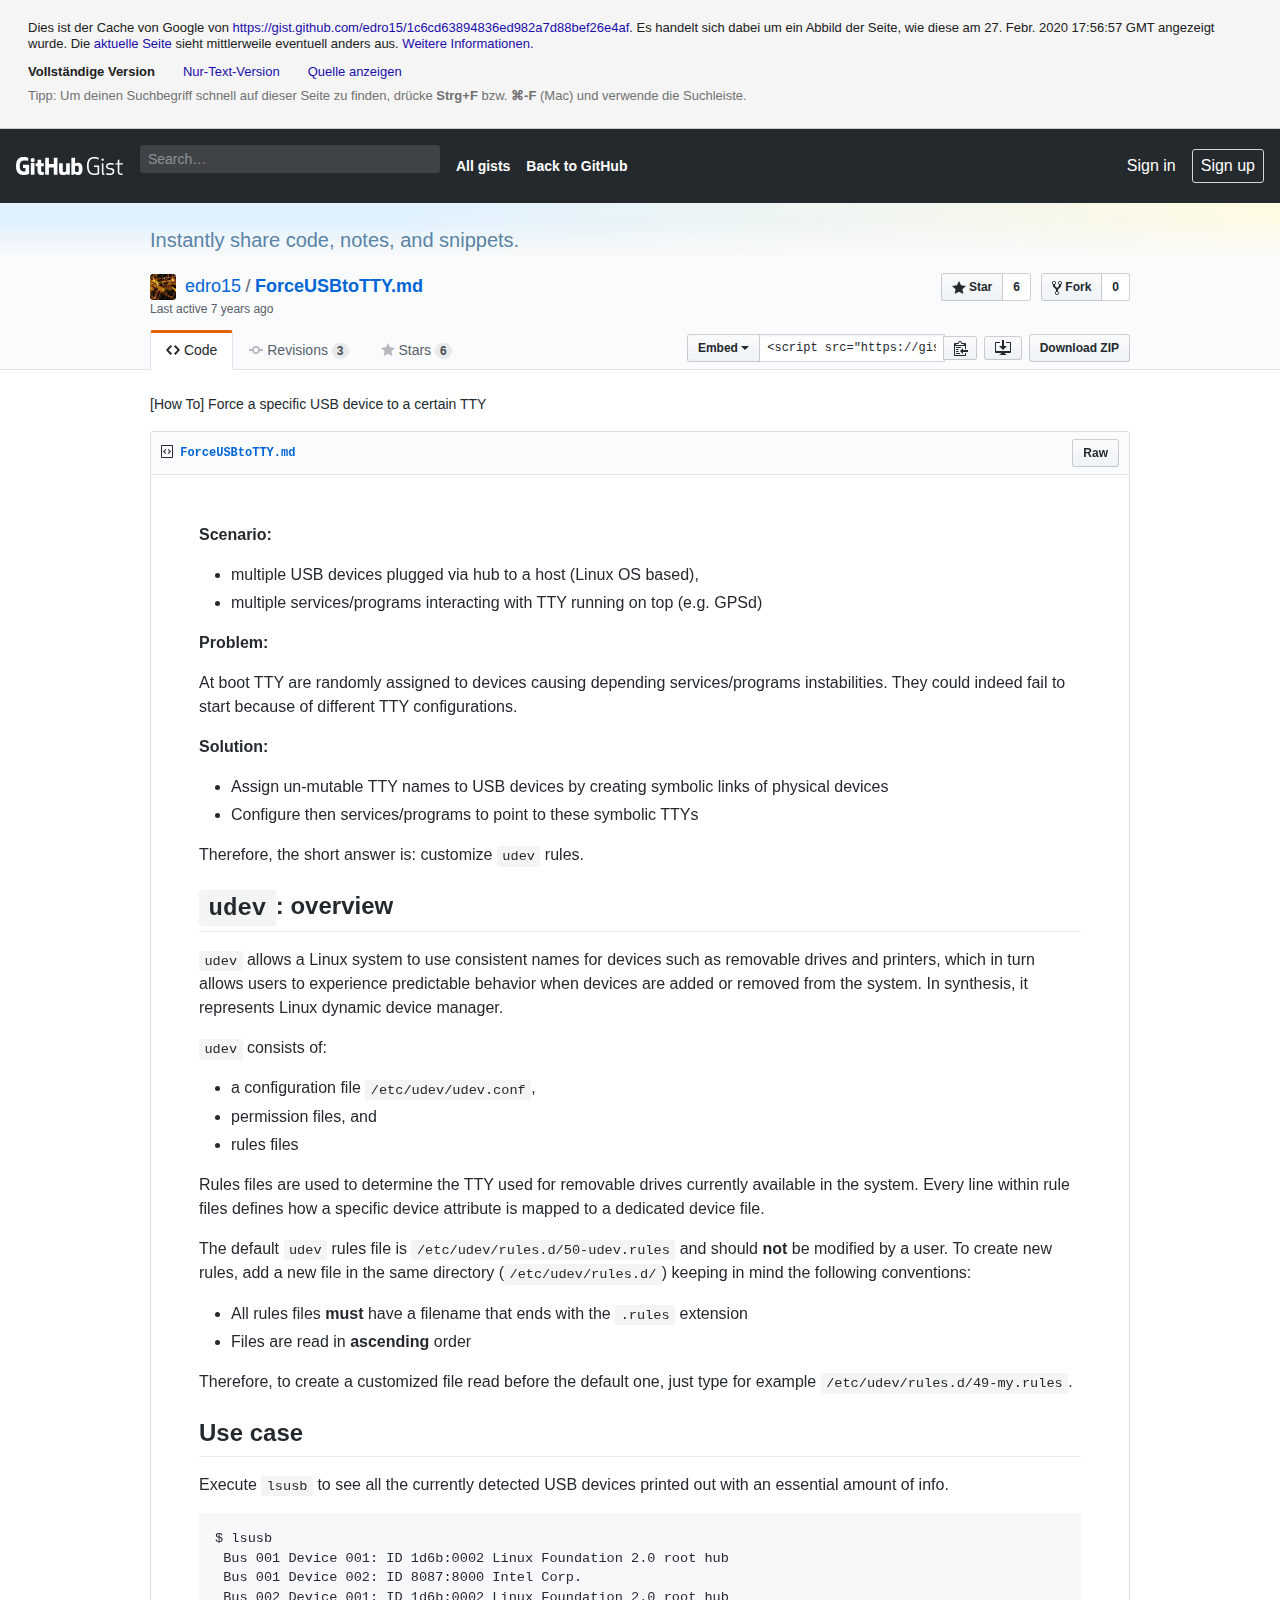
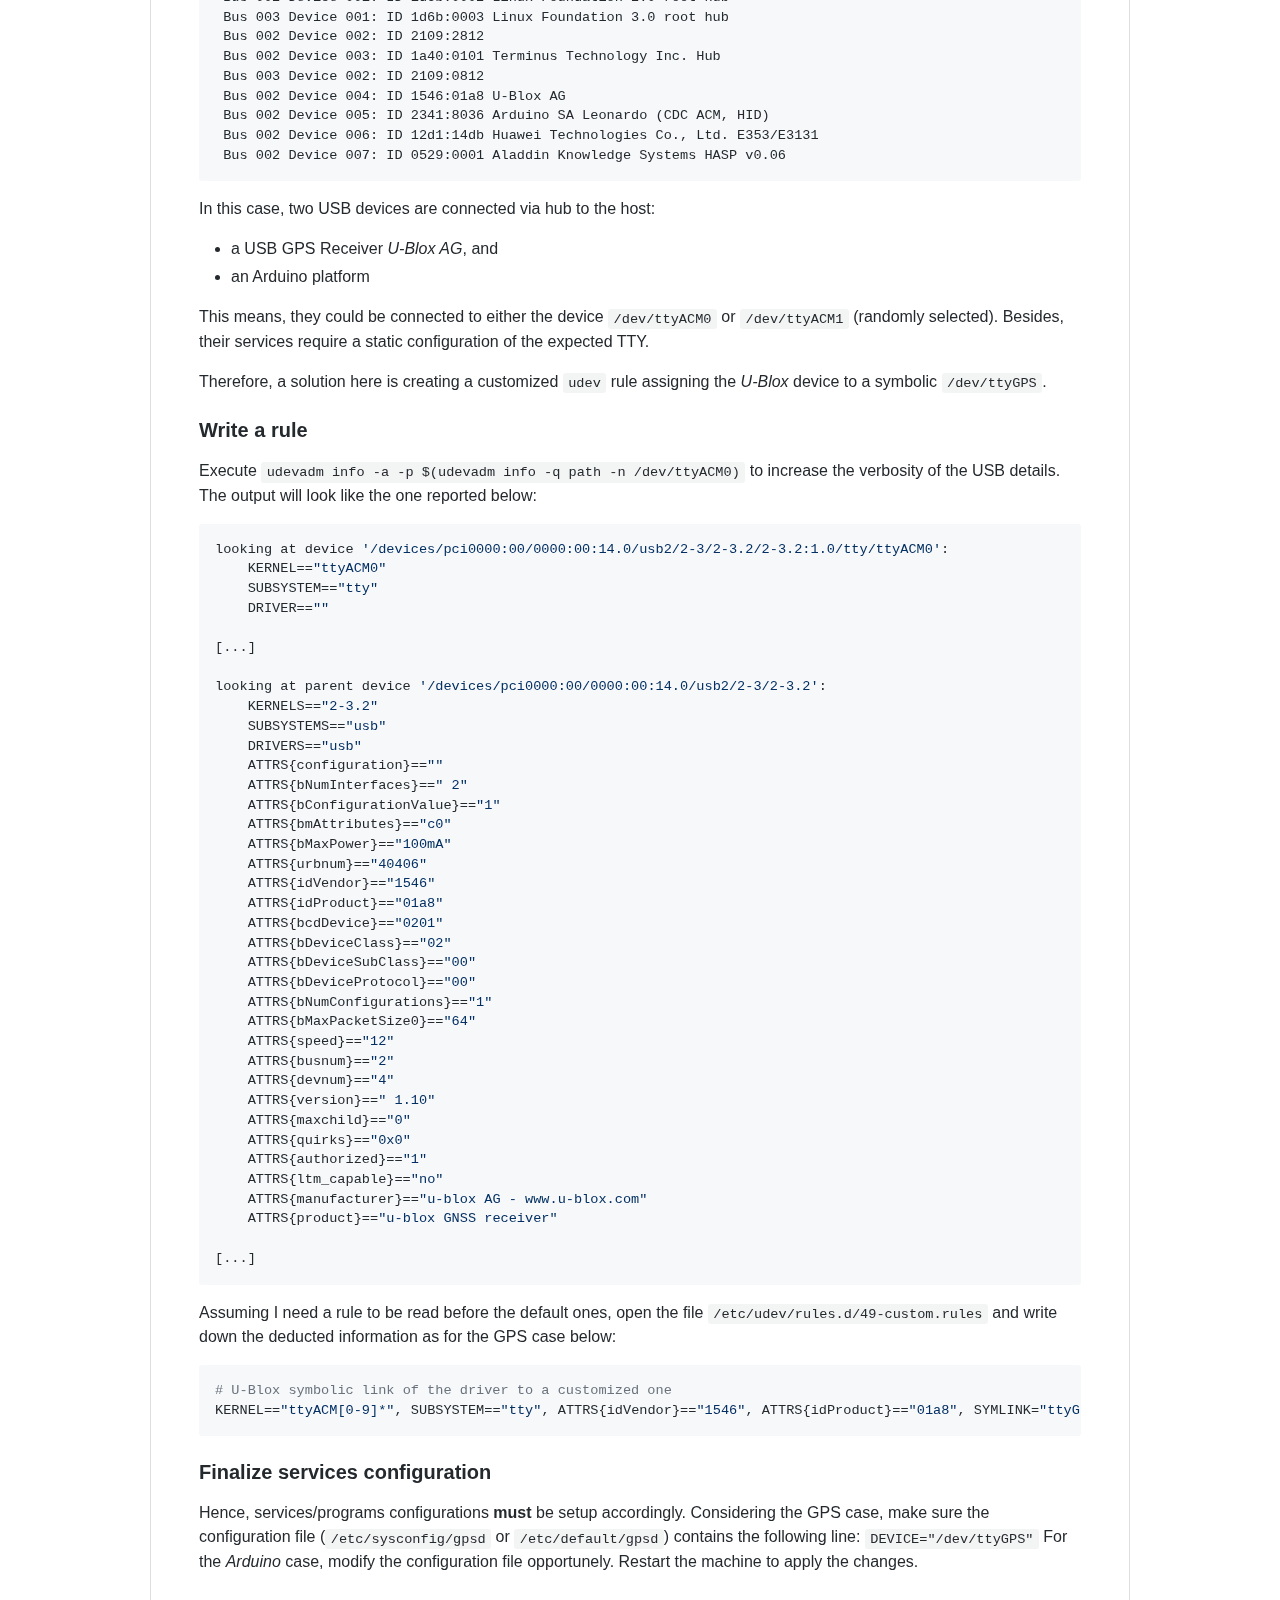
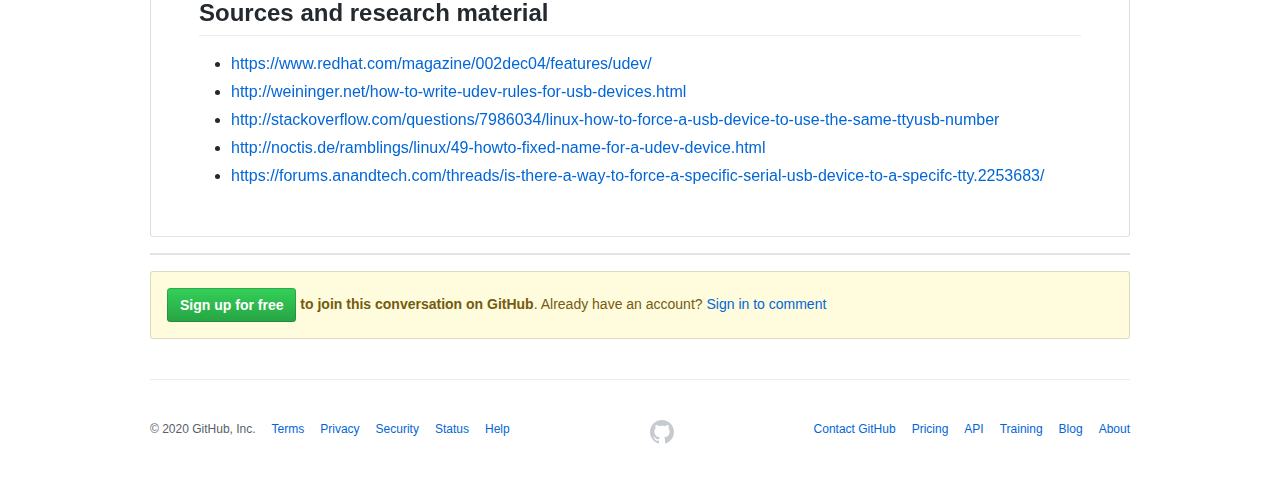
<file: hardware/edimax/[How To] Force a specific USB device to a certain TTY · GitHub.html>
<html lang="en"><head><meta http-equiv="Content-Type" content="text/html; charset=UTF-8"><!-- base href="https://gist.github.com/edro15/1c6cd63894836ed982a7d88bef26e4af" --><style>body{margin-left:0;margin-right:0;margin-top:0}#bN015htcoyT__google-cache-hdr{background:#f5f5f5;font:13px arial,sans-serif;text-align:left;color:#202020;border:0;margin:0;border-bottom:1px solid #cecece;line-height:16px;padding:16px 28px 24px 28px}#bN015htcoyT__google-cache-hdr *{display:inline;font:inherit;text-align:inherit;color:inherit;line-height:inherit;background:none;border:0;margin:0;padding:0;letter-spacing:0}#bN015htcoyT__google-cache-hdr a{text-decoration:none;color:#1a0dab}#bN015htcoyT__google-cache-hdr a:hover{text-decoration:underline}#bN015htcoyT__google-cache-hdr a:visited{color:#609}#bN015htcoyT__google-cache-hdr div{display:block;margin-top:4px}#bN015htcoyT__google-cache-hdr b{font-weight:bold;display:inline-block;direction:ltr}</style></head><body class="logged-out env-production min-width-lg"><div id="bN015htcoyT__google-cache-hdr"><div><span>Dies ist der Cache von Google von <a href="https://gist.github.com/edro15/1c6cd63894836ed982a7d88bef26e4af">https://gist.github.com/edro15/1c6cd63894836ed982a7d88bef26e4af</a>.</span>&nbsp;<span>Es handelt sich dabei um ein Abbild der Seite, wie diese am 27. Febr. 2020 17:56:57 GMT angezeigt wurde.</span>&nbsp;<span>Die <a href="https://gist.github.com/edro15/1c6cd63894836ed982a7d88bef26e4af">aktuelle Seite</a> sieht mittlerweile eventuell anders aus.</span>&nbsp;<a href="http://support.google.com/websearch/bin/answer.py?hl=de&amp;p=cached&amp;answer=1687222"><span>Weitere Informationen</span>.</a></div><div><span style="display:inline-block;margin-top:8px;margin-right:104px;white-space:nowrap"><span style="margin-right:28px"><span style="font-weight:bold">Vollständige Version</span></span><span style="margin-right:28px"><a href="http://webcache.googleusercontent.com/search?q=cache:BWtI2SdtK5sJ:https://gist.github.com/edro15/1c6cd63894836ed982a7d88bef26e4af&amp;client=firefox-b-e&amp;hl=de&amp;gl=ch&amp;strip=1&amp;vwsrc=0"><span>Nur-Text-Version</span></a></span><span style="margin-right:28px"><a href="http://webcache.googleusercontent.com/search?q=cache:BWtI2SdtK5sJ:https://gist.github.com/edro15/1c6cd63894836ed982a7d88bef26e4af&amp;client=firefox-b-e&amp;hl=de&amp;gl=ch&amp;strip=0&amp;vwsrc=1"><span>Quelle anzeigen</span></a></span></span></div><span style="display:inline-block;margin-top:8px;color:#717171"><span>Tipp: Um deinen Suchbegriff schnell auf dieser Seite zu finden, drücke <b>Strg+F</b> bzw. <b>⌘-F</b> (Mac) und verwende die Suchleiste.</span></span></div><div style="position:relative;">








  
    <meta charset="utf-8">
  <link rel="dns-prefetch" href="https://github.githubassets.com/">
  <link rel="dns-prefetch" href="https://avatars0.githubusercontent.com/">
  <link rel="dns-prefetch" href="https://avatars1.githubusercontent.com/">
  <link rel="dns-prefetch" href="https://avatars2.githubusercontent.com/">
  <link rel="dns-prefetch" href="https://avatars3.githubusercontent.com/">
  <link rel="dns-prefetch" href="https://github-cloud.s3.amazonaws.com/">
  <link rel="dns-prefetch" href="https://user-images.githubusercontent.com/">



  <link crossorigin="anonymous" media="all" integrity="sha512-ZUjVod2EvYMDbGqRSyW0rpfgBq3i+gnR/4PfrzLsy5f20oIcRfgFQFVKgi3Ztp917bP1K/kdP5q8+nAlJ3+cFA==" rel="stylesheet" href="[How%20To]%20Force%20a%20specific%20USB%20device%20to%20a%20certain%20TTY%20%C2%B7%20GitHub_files/frameworks-6548d5a1dd84bd83036c6a914b25b4ae.css">
  <link crossorigin="anonymous" media="all" integrity="sha512-0apm5h9SeiFvZrJ0BaPTNTzOkspSjFSFjXCzjZXuaboPWLUxvVT8mHrK/ASlS9tGw+Zz3KGhgeH22hhMesL0tA==" rel="stylesheet" href="[How%20To]%20Force%20a%20specific%20USB%20device%20to%20a%20certain%20TTY%20%C2%B7%20GitHub_files/site-d1aa66e61f527a216f66b27405a3d335.css">
    <link crossorigin="anonymous" media="all" integrity="sha512-aWCt/A1qCFFHv/UKBoS9jHRqexpzl4le8rrCfAyIIm8RdnEfFxDyhl0nZwbEgY9MXQrQaCOx6doLeYgiLhkJFw==" rel="stylesheet" href="[How%20To]%20Force%20a%20specific%20USB%20device%20to%20a%20certain%20TTY%20%C2%B7%20GitHub_files/github-6960adfc0d6a085147bff50a0684bd8c.css">
    
    
    
    


  <meta name="viewport" content="width=device-width">
  
  <title>[How To] Force a specific USB device to a certain TTY · GitHub</title>
    <meta name="description" content="[How To] Force a specific USB device to a certain TTY - ForceUSBtoTTY.md">
    <link rel="search" type="application/opensearchdescription+xml" href="https://gist.github.com/opensearch-gist.xml" title="Gist">
  <link rel="fluid-icon" href="https://gist.github.com/fluidicon.png" title="GitHub">
  <meta property="fb:app_id" content="1401488693436528">

    <meta name="twitter:image:src" content="https://github.githubassets.com/images/modules/gists/gist-og-image.png"><meta name="twitter:site" content="@github"><meta name="twitter:card" content="summary_large_image"><meta name="twitter:title" content="[How To] Force a specific USB device to a certain TTY"><meta name="twitter:description" content="[How To] Force a specific USB device to a certain TTY - ForceUSBtoTTY.md">
    <meta property="og:image" content="https://github.githubassets.com/images/modules/gists/gist-og-image.png"><meta property="og:site_name" content="Gist"><meta property="og:type" content="article"><meta property="og:title" content="[How To] Force a specific USB device to a certain TTY"><meta property="og:url" content="https://gist.github.com/edro15/1c6cd63894836ed982a7d88bef26e4af"><meta property="og:description" content="[How To] Force a specific USB device to a certain TTY - ForceUSBtoTTY.md"><meta property="article:author" content="262588213843476"><meta property="article:publisher" content="262588213843476">

  <link rel="assets" href="https://github.githubassets.com/">
  
  

  <meta name="request-id" content="8E02:75C4:3DFAF4:68E794:5E5802E6" data-pjax-transient="true"><meta name="html-safe-nonce" content="fbad11e61fd52fa838dc69dfeba9c7859d1c5bd4" data-pjax-transient="true"><meta name="visitor-payload" content="eyJyZWZlcnJlciI6IiIsInJlcXVlc3RfaWQiOiI4RTAyOjc1QzQ6M0RGQUY0OjY4RTc5NDo1RTU4MDJFNiIsInZpc2l0b3JfaWQiOiI4MTU0MjkzMTM1ODc2ODE3NjQwIiwicmVnaW9uX2VkZ2UiOiJpYWQiLCJyZWdpb25fcmVuZGVyIjoiaWFkIn0=" data-pjax-transient="true"><meta name="visitor-hmac" content="f3d28c309c3528bb1b709b9fe78a343dd84386a48295e2f3bbc0669780e76022" data-pjax-transient="true">



  <meta name="github-keyboard-shortcuts" content="" data-pjax-transient="true">

  

  <meta name="selected-link" value="gist_code" data-pjax-transient="">

      <meta name="google-site-verification" content="KT5gs8h0wvaagLKAVWq8bbeNwnZZK1r1XQysX3xurLU">
    <meta name="google-site-verification" content="ZzhVyEFwb7w3e0-uOTltm8Jsck2F5StVihD0exw2fsA">
    <meta name="google-site-verification" content="GXs5KoUUkNCoaAZn7wPN-t01Pywp9M3sEjnt_3_ZWPc">

  <meta name="octolytics-host" content="collector.githubapp.com"><meta name="octolytics-app-id" content="gist"><meta name="octolytics-event-url" content="https://collector.githubapp.com/github-external/browser_event"><meta name="octolytics-dimension-ga_id" content="" class="js-octo-ga-id">
<meta name="analytics-location" content="/&lt;user-name&gt;/&lt;gist-id&gt;" data-pjax-transient="true">



    <meta name="google-analytics" content="UA-3769691-4">


<meta class="js-ga-set" name="dimension1" content="Logged Out">



    <meta name="octolytics-dimension-public" content="true"><meta name="octolytics-dimension-gist_id" content="86850923"><meta name="octolytics-dimension-gist_name" content="1c6cd63894836ed982a7d88bef26e4af"><meta name="octolytics-dimension-anonymous" content="false"><meta name="octolytics-dimension-owner_id" content="25966020"><meta name="octolytics-dimension-owner_login" content="edro15"><meta name="octolytics-dimension-forked" content="false">

  <meta class="js-ga-set" name="dimension5" content="public">
  <meta class="js-ga-set" name="dimension6" content="owned">
  <meta class="js-ga-set" name="dimension7" content="markdown">


      <meta name="hostname" content="gist.github.com">
    <meta name="user-login" content="">

      <meta name="expected-hostname" content="gist.github.com">


    <meta name="enabled-features" content="MARKETPLACE_FEATURED_BLOG_POSTS,MARKETPLACE_INVOICED_BILLING,MARKETPLACE_SOCIAL_PROOF_CUSTOMERS,MARKETPLACE_TRENDING_SOCIAL_PROOF,MARKETPLACE_RECOMMENDATIONS,MARKETPLACE_PENDING_INSTALLATIONS,RELATED_ISSUES">

  <meta http-equiv="x-pjax-version" content="28d8d8026e57d74f08f6fb05bd40674a">
  

      <link href="https://gist.github.com/edro15.atom" rel="alternate" title="atom" type="application/atom+xml">

  <link crossorigin="anonymous" media="all" integrity="sha512-5hVNC4CXyolsNW7Su6XRzySIA8wItt7030sh1rRwjvqH5aASFMWfrEXSkuyWvgYPRZQSUmHqNBNQ+8N3kZ61fQ==" rel="stylesheet" href="[How%20To]%20Force%20a%20specific%20USB%20device%20to%20a%20certain%20TTY%20%C2%B7%20GitHub_files/gist-e6154d0b8097ca896c356ed2bba5d1cf.css">




  <meta name="browser-stats-url" content="https://api.github.com/_private/browser/stats">

  <meta name="browser-errors-url" content="https://api.github.com/_private/browser/errors">

  <link rel="mask-icon" href="https://github.githubassets.com/pinned-octocat.svg" color="#000000">
  <link rel="icon" type="image/x-icon" class="js-site-favicon" href="https://github.githubassets.com/favicon.ico">

<meta name="theme-color" content="#1e2327">



  

  
    

  <div class="position-relative js-header-wrapper ">
    <a href="#start-of-content" tabindex="1" class="px-2 py-4 bg-blue text-white show-on-focus js-skip-to-content">Skip to content</a>
    <span class="Progress progress-pjax-loader position-fixed width-full js-pjax-loader-bar">
      <span class="progress-pjax-loader-bar top-0 left-0" style="width: 0%;"></span>
    </span>

    
    



        <div class="Header" role="banner">
  <div class="Header-item">
    <a class="Header-link" data-hotkey="g d" aria-label="Gist Homepage" href="https://gist.github.com/">
  <svg class="octicon octicon-mark-github v-align-middle d-none" height="24" viewBox="0 0 16 16" version="1.1" width="24" aria-hidden="true"><path fill-rule="evenodd" d="M8 0C3.58 0 0 3.58 0 8c0 3.54 2.29 6.53 5.47 7.59.4.07.55-.17.55-.38 0-.19-.01-.82-.01-1.49-2.01.37-2.53-.49-2.69-.94-.09-.23-.48-.94-.82-1.13-.28-.15-.68-.52-.01-.53.63-.01 1.08.58 1.23.82.72 1.21 1.87.87 2.33.66.07-.52.28-.87.51-1.07-1.78-.2-3.64-.89-3.64-3.95 0-.87.31-1.59.82-2.15-.08-.2-.36-1.02.08-2.12 0 0 .67-.21 2.2.82.64-.18 1.32-.27 2-.27.68 0 1.36.09 2 .27 1.53-1.04 2.2-.82 2.2-.82.44 1.1.16 1.92.08 2.12.51.56.82 1.27.82 2.15 0 3.07-1.87 3.75-3.65 3.95.29.25.54.73.54 1.48 0 1.07-.01 1.93-.01 2.2 0 .21.15.46.55.38A8.013 8.013 0 0016 8c0-4.42-3.58-8-8-8z"></path></svg>
  <svg height="24" class="octicon octicon-logo-github v-align-middle" viewBox="0 0 45 16" version="1.1" width="67" aria-hidden="true"><path fill-rule="evenodd" d="M18.53 12.03h-.02c.009 0 .015.01.024.011h.006l-.01-.01zm.004.011c-.093.001-.327.05-.574.05-.78 0-1.05-.36-1.05-.83V8.13h1.59c.09 0 .16-.08.16-.19v-1.7c0-.09-.08-.17-.16-.17h-1.59V3.96c0-.08-.05-.13-.14-.13h-2.16c-.09 0-.14.05-.14.13v2.17s-1.09.27-1.16.28c-.08.02-.13.09-.13.17v1.36c0 .11.08.19.17.19h1.11v3.28c0 2.44 1.7 2.69 2.86 2.69.53 0 1.17-.17 1.27-.22.06-.02.09-.09.09-.16v-1.5a.177.177 0 00-.146-.18zM42.23 9.84c0-1.81-.73-2.05-1.5-1.97-.6.04-1.08.34-1.08.34v3.52s.49.34 1.22.36c1.03.03 1.36-.34 1.36-2.25zm2.43-.16c0 3.43-1.11 4.41-3.05 4.41-1.64 0-2.52-.83-2.52-.83s-.04.46-.09.52c-.03.06-.08.08-.14.08h-1.48c-.1 0-.19-.08-.19-.17l.02-11.11c0-.09.08-.17.17-.17h2.13c.09 0 .17.08.17.17v3.77s.82-.53 2.02-.53l-.01-.02c1.2 0 2.97.45 2.97 3.88zm-8.72-3.61h-2.1c-.11 0-.17.08-.17.19v5.44s-.55.39-1.3.39-.97-.34-.97-1.09V6.25c0-.09-.08-.17-.17-.17h-2.14c-.09 0-.17.08-.17.17v5.11c0 2.2 1.23 2.75 2.92 2.75 1.39 0 2.52-.77 2.52-.77s.05.39.08.45c.02.05.09.09.16.09h1.34c.11 0 .17-.08.17-.17l.02-7.47c0-.09-.08-.17-.19-.17zm-23.7-.01h-2.13c-.09 0-.17.09-.17.2v7.34c0 .2.13.27.3.27h1.92c.2 0 .25-.09.25-.27V6.23c0-.09-.08-.17-.17-.17zm-1.05-3.38c-.77 0-1.38.61-1.38 1.38 0 .77.61 1.38 1.38 1.38.75 0 1.36-.61 1.36-1.38 0-.77-.61-1.38-1.36-1.38zm16.49-.25h-2.11c-.09 0-.17.08-.17.17v4.09h-3.31V2.6c0-.09-.08-.17-.17-.17h-2.13c-.09 0-.17.08-.17.17v11.11c0 .09.09.17.17.17h2.13c.09 0 .17-.08.17-.17V8.96h3.31l-.02 4.75c0 .09.08.17.17.17h2.13c.09 0 .17-.08.17-.17V2.6c0-.09-.08-.17-.17-.17zM8.81 7.35v5.74c0 .04-.01.11-.06.13 0 0-1.25.89-3.31.89-2.49 0-5.44-.78-5.44-5.92S2.58 1.99 5.1 2c2.18 0 3.06.49 3.2.58.04.05.06.09.06.14L7.94 4.5c0 .09-.09.2-.2.17-.36-.11-.9-.33-2.17-.33-1.47 0-3.05.42-3.05 3.73s1.5 3.7 2.58 3.7c.92 0 1.25-.11 1.25-.11v-2.3H4.88c-.11 0-.19-.08-.19-.17V7.35c0-.09.08-.17.19-.17h3.74c.11 0 .19.08.19.17z"></path></svg>
  <svg height="24" class="octicon octicon-logo-gist v-align-middle" viewBox="0 0 25 16" version="1.1" width="37" aria-hidden="true"><path fill-rule="evenodd" d="M4.7 8.73h2.45v4.02c-.55.27-1.64.34-2.53.34-2.56 0-3.47-2.2-3.47-5.05 0-2.85.91-5.06 3.48-5.06 1.28 0 2.06.23 3.28.73V2.66C7.27 2.33 6.25 2 4.63 2 1.13 2 0 4.69 0 8.03c0 3.34 1.11 6.03 4.63 6.03 1.64 0 2.81-.27 3.59-.64V7.73H4.7v1zm6.39 3.72V6.06h-1.05v6.28c0 1.25.58 1.72 1.72 1.72v-.89c-.48 0-.67-.16-.67-.7v-.02zm.25-8.72c0-.44-.33-.78-.78-.78s-.77.34-.77.78.33.78.77.78.78-.34.78-.78zm4.34 5.69c-1.5-.13-1.78-.48-1.78-1.17 0-.77.33-1.34 1.88-1.34 1.05 0 1.66.16 2.27.36v-.94c-.69-.3-1.52-.39-2.25-.39-2.2 0-2.92 1.2-2.92 2.31 0 1.08.47 1.88 2.73 2.08 1.55.13 1.77.63 1.77 1.34 0 .73-.44 1.42-2.06 1.42-1.11 0-1.86-.19-2.33-.36v.94c.5.2 1.58.39 2.33.39 2.38 0 3.14-1.2 3.14-2.41 0-1.28-.53-2.03-2.75-2.23h-.03zm8.58-2.47v-.86h-2.42v-2.5l-1.08.31v2.11l-1.56.44v.48h1.56v5c0 1.53 1.19 2.13 2.5 2.13.19 0 .52-.02.69-.05v-.89c-.19.03-.41.03-.61.03-.97 0-1.5-.39-1.5-1.34V6.94h2.42v.02-.01z"></path></svg>
</a>
  </div>


  <div class="Header-item Header-item--full js-site-search">
      <div class="header-search mr-3">

<!-- '"` --><!-- </textarea></xmp> --><form class="position-relative js-quicksearch-form" role="search" aria-label="Site" action="/search" accept-charset="UTF-8" method="get"><input name="utf8" type="hidden" value="✓">
  <div class="header-search-wrapper form-control input-sm js-chromeless-input-container">
    <input type="text" class="form-control input-sm js-site-search-focus header-search-input" data-hotkey="s,/" name="q" aria-label="Search" placeholder="Search…" autocorrect="off" autocomplete="off" autocapitalize="off">
  </div>

</form></div>


    <nav aria-label="Global" class="d-flex">
  <a class="Header-link mr-3" data-ga-click="Header, go to all gists, text:all gists" href="https://gist.github.com/discover">All gists</a>

  <a class="Header-link mr-3" data-ga-click="Header, go to GitHub, text:Back to GitHub" href="https://github.com/">Back to GitHub</a>



</nav>

  </div>




    <div class="Header-item f4 mr-0" role="navigation">
      <a class="HeaderMenu-link no-underline mr-3" data-hydro-click="{&quot;event_type&quot;:&quot;authentication.click&quot;,&quot;payload&quot;:{&quot;location_in_page&quot;:&quot;gist header&quot;,&quot;repository_id&quot;:null,&quot;auth_type&quot;:&quot;LOG_IN&quot;,&quot;originating_url&quot;:&quot;https://gist.github.com/edro15/1c6cd63894836ed982a7d88bef26e4af&quot;,&quot;user_id&quot;:null}}" data-hydro-click-hmac="03af613b38aed2ed5f0fdec9a656c4b9b814aa11bb4051839515569b846ed4cb" data-ga-click="Header, sign in" href="https://gist.github.com/auth/github?return_to=https%3A%2F%2Fgist.github.com%2Fedro15%2F1c6cd63894836ed982a7d88bef26e4af">
        Sign&nbsp;in
</a>        <a class="HeaderMenu-link d-inline-block no-underline border border-gray-dark rounded-1 px-2 py-1" data-hydro-click="{&quot;event_type&quot;:&quot;authentication.click&quot;,&quot;payload&quot;:{&quot;location_in_page&quot;:&quot;gist header&quot;,&quot;repository_id&quot;:null,&quot;auth_type&quot;:&quot;SIGN_UP&quot;,&quot;originating_url&quot;:&quot;https://gist.github.com/edro15/1c6cd63894836ed982a7d88bef26e4af&quot;,&quot;user_id&quot;:null}}" data-hydro-click-hmac="2c0e2f9481561b2cfd5738abe22ca2a51e70510dde4e6db85afb4017a6c20dd5" data-ga-click="Header, sign up" href="https://gist.github.com/join?return_to=https%3A%2F%2Fgist.github.com%2Fedro15%2F1c6cd63894836ed982a7d88bef26e4af&amp;source=header-gist">
          Sign&nbsp;up
</a>    </div>
</div>



  </div>

  <div id="start-of-content" class="show-on-focus"></div>


    <div id="js-flash-container">

</div>


    

  <include-fragment class="js-notification-shelf-include-fragment" data-base-src="https://github.com/notifications/beta/shelf"></include-fragment>



  <div class="application-main " data-commit-hovercards-enabled="">
        <div itemscope="" itemtype="http://schema.org/Code">
    <main id="gist-pjax-container" class="gist-content-wrapper" data-pjax-container="">
      


  <div class="gist-detail-intro gist-banner">
    <div class="container-lg px-3">
      <p class="lead">
        Instantly share code, notes, and snippets.
      </p>
    </div>
  </div>


<div class="gisthead pagehead repohead readability-menu bg-gray-light pb-0 pt-3 mb-4">
  <div class="container-lg px-3">
    
  


<div class="mb-3 d-flex">
  <h1 class="public css-truncate float-none flex-auto width-fit pl-0">
    <a class="avatar mr-1" data-hovercard-type="user" data-hovercard-url="/users/edro15/hovercard" data-octo-click="hovercard-link-click" data-octo-dimensions="link_type:self" href="https://gist.github.com/edro15"><img src="[How%20To]%20Force%20a%20specific%20USB%20device%20to%20a%20certain%20TTY%20%C2%B7%20GitHub_files/25966020.jpeg" alt="@edro15" width="26" height="26"></a>
    <span class="author"><a data-hovercard-type="user" data-hovercard-url="/users/edro15/hovercard" data-octo-click="hovercard-link-click" data-octo-dimensions="link_type:self" href="https://gist.github.com/edro15">edro15</a></span><!--
        --><span class="path-divider">/</span><!--
        --><strong itemprop="name" class="css-truncate-target" style="max-width: 410px"><a href="https://gist.github.com/edro15/1c6cd63894836ed982a7d88bef26e4af">ForceUSBtoTTY.md</a></strong>

    <div class="d-block text-small text-gray">
      Last active <time-ago datetime="2019-10-25T02:32:29Z" class="no-wrap" title="Oct 25, 2019, 4:32 AM GMT+2">4 months ago</time-ago>
    </div>
  </h1>

  <ul class="pagehead-actions float-none">



    <li>
        <a class="btn btn-sm btn-with-count tooltipped tooltipped-n" aria-label="You must be signed in to star a gist" rel="nofollow" data-hydro-click="{&quot;event_type&quot;:&quot;authentication.click&quot;,&quot;payload&quot;:{&quot;location_in_page&quot;:&quot;gist star button&quot;,&quot;repository_id&quot;:null,&quot;auth_type&quot;:&quot;LOG_IN&quot;,&quot;originating_url&quot;:&quot;https://gist.github.com/edro15/1c6cd63894836ed982a7d88bef26e4af&quot;,&quot;user_id&quot;:null}}" data-hydro-click-hmac="228ed23aa4c607f14b39f7af7327e9c3616d93e182b7d8fabf15b8ff8813e324" href="https://gist.github.com/login?return_to=https%3A%2F%2Fgist.github.com%2Fedro15%2F1c6cd63894836ed982a7d88bef26e4af">
    <svg class="octicon octicon-star" viewBox="0 0 14 16" version="1.1" width="14" height="16" aria-hidden="true"><path fill-rule="evenodd" d="M14 6l-4.9-.64L7 1 4.9 5.36 0 6l3.6 3.26L2.67 14 7 11.67 11.33 14l-.93-4.74L14 6z"></path></svg>
    Star
</a>
  <a class="social-count" aria-label="6 users starred this gist" href="https://gist.github.com/edro15/1c6cd63894836ed982a7d88bef26e4af/stargazers">
    6
</a>
    </li>

      <li>
          <a class="btn btn-sm btn-with-count tooltipped tooltipped-n" aria-label="You must be signed in to fork a gist" rel="nofollow" data-hydro-click="{&quot;event_type&quot;:&quot;authentication.click&quot;,&quot;payload&quot;:{&quot;location_in_page&quot;:&quot;gist fork button&quot;,&quot;repository_id&quot;:null,&quot;auth_type&quot;:&quot;LOG_IN&quot;,&quot;originating_url&quot;:&quot;https://gist.github.com/edro15/1c6cd63894836ed982a7d88bef26e4af&quot;,&quot;user_id&quot;:null}}" data-hydro-click-hmac="855ba14c9860f38e5fc108bca4f0661e3b2b7b18ef724436d8b94d76b56069d0" href="https://gist.github.com/login?return_to=https%3A%2F%2Fgist.github.com%2Fedro15%2F1c6cd63894836ed982a7d88bef26e4af">
    <svg class="octicon octicon-repo-forked" viewBox="0 0 10 16" version="1.1" width="10" height="16" aria-hidden="true"><path fill-rule="evenodd" d="M8 1a1.993 1.993 0 00-1 3.72V6L5 8 3 6V4.72A1.993 1.993 0 002 1a1.993 1.993 0 00-1 3.72V6.5l3 3v1.78A1.993 1.993 0 005 15a1.993 1.993 0 001-3.72V9.5l3-3V4.72A1.993 1.993 0 008 1zM2 4.2C1.34 4.2.8 3.65.8 3c0-.65.55-1.2 1.2-1.2.65 0 1.2.55 1.2 1.2 0 .65-.55 1.2-1.2 1.2zm3 10c-.66 0-1.2-.55-1.2-1.2 0-.65.55-1.2 1.2-1.2.65 0 1.2.55 1.2 1.2 0 .65-.55 1.2-1.2 1.2zm3-10c-.66 0-1.2-.55-1.2-1.2 0-.65.55-1.2 1.2-1.2.65 0 1.2.55 1.2 1.2 0 .65-.55 1.2-1.2 1.2z"></path></svg>
    Fork
</a>    <span class="social-count">0</span>

      </li>
  </ul>

</div>

<div class="d-flex">
  <div class="flex-auto">
    <nav class="reponav js-repo-nav js-sidenav-container-pjax" aria-label="Gist" data-pjax="#gist-pjax-container">

  <a class="js-selected-navigation-item selected reponav-item" data-pjax="true" data-hotkey="g c" aria-current="page" data-selected-links="gist_code /edro15/1c6cd63894836ed982a7d88bef26e4af" href="https://gist.github.com/edro15/1c6cd63894836ed982a7d88bef26e4af">
    <svg class="octicon octicon-code" viewBox="0 0 14 16" version="1.1" width="14" height="16" aria-hidden="true"><path fill-rule="evenodd" d="M9.5 3L8 4.5 11.5 8 8 11.5 9.5 13 14 8 9.5 3zm-5 0L0 8l4.5 5L6 11.5 2.5 8 6 4.5 4.5 3z"></path></svg>
    Code
</a>
    <a class="js-selected-navigation-item reponav-item" data-pjax="true" data-hotkey="g r" data-selected-links="gist_revisions /edro15/1c6cd63894836ed982a7d88bef26e4af/revisions" href="https://gist.github.com/edro15/1c6cd63894836ed982a7d88bef26e4af/revisions">
      <svg class="octicon octicon-git-commit" viewBox="0 0 14 16" version="1.1" width="14" height="16" aria-hidden="true"><path fill-rule="evenodd" d="M10.86 7c-.45-1.72-2-3-3.86-3-1.86 0-3.41 1.28-3.86 3H0v2h3.14c.45 1.72 2 3 3.86 3 1.86 0 3.41-1.28 3.86-3H14V7h-3.14zM7 10.2c-1.22 0-2.2-.98-2.2-2.2 0-1.22.98-2.2 2.2-2.2 1.22 0 2.2.98 2.2 2.2 0 1.22-.98 2.2-2.2 2.2z"></path></svg>
      Revisions
      <span class="Counter">3</span>
</a>
    <a class="js-selected-navigation-item reponav-item" data-pjax="true" data-hotkey="g s" data-selected-links="gist_stars /edro15/1c6cd63894836ed982a7d88bef26e4af/stargazers" href="https://gist.github.com/edro15/1c6cd63894836ed982a7d88bef26e4af/stargazers">
      <svg class="octicon octicon-star" viewBox="0 0 14 16" version="1.1" width="14" height="16" aria-hidden="true"><path fill-rule="evenodd" d="M14 6l-4.9-.64L7 1 4.9 5.36 0 6l3.6 3.26L2.67 14 7 11.67 11.33 14l-.93-4.74L14 6z"></path></svg>
      Stars
      <span class="Counter">6</span>
</a>
</nav>

  </div>

  <div class="file-navigation-options" data-multiple="">

    <div class="file-navigation-option v-align-middle">

  <div class="input-group">
    <div class="input-group-button">
      <details class="details-reset details-overlay select-menu">
        <summary class="btn btn-sm select-menu-button" data-ga-click="Repository, clone Embed, location:repo overview" aria-haspopup="menu" role="button">
          <span data-menu-button="">Embed</span>
        </summary>
        <details-menu class="select-menu-modal position-absolute" data-menu-input="gist-share-url" style="z-index: 99;" aria-label="Clone options" role="menu">
          <div class="select-menu-header">
            <span class="select-menu-title">What would you like to do?</span>
          </div>
          <div class="select-menu-list">
              <button name="button" type="button" class="select-menu-item width-full" aria-checked="true" role="menuitemradio" value="&lt;script src=&quot;https://gist.github.com/edro15/1c6cd63894836ed982a7d88bef26e4af.js&quot;&gt;&lt;/script&gt;" data-hydro-click="{&quot;event_type&quot;:&quot;clone_or_download.click&quot;,&quot;payload&quot;:{&quot;feature_clicked&quot;:&quot;EMBED&quot;,&quot;git_repository_type&quot;:&quot;GIST&quot;,&quot;gist_id&quot;:86850923,&quot;originating_url&quot;:&quot;https://gist.github.com/edro15/1c6cd63894836ed982a7d88bef26e4af&quot;,&quot;user_id&quot;:null}}" data-hydro-click-hmac="c2a62bf95492f5c8307485c885403ec61b41e86960486029c9afbd51e55e3b93">
                <svg class="octicon octicon-check select-menu-item-icon" viewBox="0 0 12 16" version="1.1" width="12" height="16" aria-hidden="true"><path fill-rule="evenodd" d="M12 5l-8 8-4-4 1.5-1.5L4 10l6.5-6.5L12 5z"></path></svg>
                <div class="select-menu-item-text">
                  <span class="select-menu-item-heading" data-menu-button-text="">
                    
                    Embed
                  </span>
                    <span class="description">
                      Embed this gist in your website.
                    </span>
                </div>
</button>              <button name="button" type="button" class="select-menu-item width-full" aria-checked="false" role="menuitemradio" value="https://gist.github.com/edro15/1c6cd63894836ed982a7d88bef26e4af" data-hydro-click="{&quot;event_type&quot;:&quot;clone_or_download.click&quot;,&quot;payload&quot;:{&quot;feature_clicked&quot;:&quot;SHARE&quot;,&quot;git_repository_type&quot;:&quot;GIST&quot;,&quot;gist_id&quot;:86850923,&quot;originating_url&quot;:&quot;https://gist.github.com/edro15/1c6cd63894836ed982a7d88bef26e4af&quot;,&quot;user_id&quot;:null}}" data-hydro-click-hmac="73237773cbbbeb8d707b020634d8c367023e4cb994fb38afab989babf135763b">
                <svg class="octicon octicon-check select-menu-item-icon" viewBox="0 0 12 16" version="1.1" width="12" height="16" aria-hidden="true"><path fill-rule="evenodd" d="M12 5l-8 8-4-4 1.5-1.5L4 10l6.5-6.5L12 5z"></path></svg>
                <div class="select-menu-item-text">
                  <span class="select-menu-item-heading" data-menu-button-text="">
                    
                    Share
                  </span>
                    <span class="description">
                      Copy sharable link for this gist.
                    </span>
                </div>
</button>              <button name="button" type="button" class="select-menu-item width-full" aria-checked="false" role="menuitemradio" value="https://gist.github.com/1c6cd63894836ed982a7d88bef26e4af.git" data-hydro-click="{&quot;event_type&quot;:&quot;clone_or_download.click&quot;,&quot;payload&quot;:{&quot;feature_clicked&quot;:&quot;USE_HTTPS&quot;,&quot;git_repository_type&quot;:&quot;GIST&quot;,&quot;gist_id&quot;:86850923,&quot;originating_url&quot;:&quot;https://gist.github.com/edro15/1c6cd63894836ed982a7d88bef26e4af&quot;,&quot;user_id&quot;:null}}" data-hydro-click-hmac="89f2d02530a88296032834dfb176c93552f2d0df154c09d012aeb3ddd6f3679a">
                <svg class="octicon octicon-check select-menu-item-icon" viewBox="0 0 12 16" version="1.1" width="12" height="16" aria-hidden="true"><path fill-rule="evenodd" d="M12 5l-8 8-4-4 1.5-1.5L4 10l6.5-6.5L12 5z"></path></svg>
                <div class="select-menu-item-text">
                  <span class="select-menu-item-heading" data-menu-button-text="">
                    Clone via
                    HTTPS
                  </span>
                    <span class="description">
                      Clone with Git or checkout with SVN using the repository’s web address.
                    </span>
                </div>
</button>          </div>
          <div class="select-menu-list">
            <a role="menuitem" class="select-menu-item select-menu-action" href="https://help.github.com/articles/which-remote-url-should-i-use" target="_blank">
              <svg class="octicon octicon-question select-menu-item-icon" viewBox="0 0 14 16" version="1.1" width="14" height="16" aria-hidden="true"><path fill-rule="evenodd" d="M6 10h2v2H6v-2zm4-3.5C10 8.64 8 9 8 9H6c0-.55.45-1 1-1h.5c.28 0 .5-.22.5-.5v-1c0-.28-.22-.5-.5-.5h-1c-.28 0-.5.22-.5.5V7H4c0-1.5 1.5-3 3-3s3 1 3 2.5zM7 2.3c3.14 0 5.7 2.56 5.7 5.7s-2.56 5.7-5.7 5.7A5.71 5.71 0 011.3 8c0-3.14 2.56-5.7 5.7-5.7zM7 1C3.14 1 0 4.14 0 8s3.14 7 7 7 7-3.14 7-7-3.14-7-7-7z"></path></svg>
              <div class="select-menu-item-text">
                Learn more about clone URLs
              </div>
            </a>
          </div>
        </details-menu>
      </details>
    </div>

    <input id="gist-share-url" type="text" data-autoselect="" class="form-control input-monospace input-sm" value="&lt;script src=&quot;https://gist.github.com/edro15/1c6cd63894836ed982a7d88bef26e4af.js&quot;&gt;&lt;/script&gt;" aria-label="Clone this repository at &lt;script src=&quot;https://gist.github.com/edro15/1c6cd63894836ed982a7d88bef26e4af.js&quot;&gt;&lt;/script&gt;" readonly="readonly">

    <div class="input-group-button">
      <clipboard-copy for="gist-share-url" aria-label="Copy to clipboard" class="btn btn-sm zeroclipboard-button" data-hydro-click="{&quot;event_type&quot;:&quot;clone_or_download.click&quot;,&quot;payload&quot;:{&quot;feature_clicked&quot;:&quot;COPY_URL&quot;,&quot;git_repository_type&quot;:&quot;GIST&quot;,&quot;gist_id&quot;:86850923,&quot;originating_url&quot;:&quot;https://gist.github.com/edro15/1c6cd63894836ed982a7d88bef26e4af&quot;,&quot;user_id&quot;:null}}" data-hydro-click-hmac="22c916d71839f30a407f5d30788e1802cebd66e0cc397adf00b68293a99742de" tabindex="0" role="button"><svg class="octicon octicon-clippy" viewBox="0 0 14 16" version="1.1" width="14" height="16" aria-hidden="true"><path fill-rule="evenodd" d="M2 13h4v1H2v-1zm5-6H2v1h5V7zm2 3V8l-3 3 3 3v-2h5v-2H9zM4.5 9H2v1h2.5V9zM2 12h2.5v-1H2v1zm9 1h1v2c-.02.28-.11.52-.3.7-.19.18-.42.28-.7.3H1c-.55 0-1-.45-1-1V4c0-.55.45-1 1-1h3c0-1.11.89-2 2-2 1.11 0 2 .89 2 2h3c.55 0 1 .45 1 1v5h-1V6H1v9h10v-2zM2 5h8c0-.55-.45-1-1-1H8c-.55 0-1-.45-1-1s-.45-1-1-1-1 .45-1 1-.45 1-1 1H3c-.55 0-1 .45-1 1z"></path></svg></clipboard-copy>
    </div>
  </div>
</div>


    <div class="file-navigation-option">
    <a class="btn btn-sm tooltipped tooltipped-s tooltipped-multiline js-remove-unless-platform" data-platforms="windows,mac" aria-label="Save edro15/1c6cd63894836ed982a7d88bef26e4af to your computer and use it in GitHub Desktop." data-hydro-click="{&quot;event_type&quot;:&quot;clone_or_download.click&quot;,&quot;payload&quot;:{&quot;feature_clicked&quot;:&quot;OPEN_IN_DESKTOP&quot;,&quot;git_repository_type&quot;:&quot;GIST&quot;,&quot;gist_id&quot;:86850923,&quot;originating_url&quot;:&quot;https://gist.github.com/edro15/1c6cd63894836ed982a7d88bef26e4af&quot;,&quot;user_id&quot;:null}}" data-hydro-click-hmac="bffcbbeee95903e91d03d454b9be6dd763343549b2ab8545cabf9849d65bb1b8" href="https://desktop.github.com/"><svg class="octicon octicon-desktop-download" viewBox="0 0 16 16" version="1.1" width="16" height="16" aria-hidden="true"><path fill-rule="evenodd" d="M4 6h3V0h2v6h3l-4 4-4-4zm11-4h-4v1h4v8H1V3h4V2H1c-.55 0-1 .45-1 1v9c0 .55.45 1 1 1h5.34c-.25.61-.86 1.39-2.34 2h8c-1.48-.61-2.09-1.39-2.34-2H15c.55 0 1-.45 1-1V3c0-.55-.45-1-1-1z"></path></svg></a>
</div>


    <div class="file-navigation-option">
      <a class="btn btn-sm" rel="nofollow" data-hydro-click="{&quot;event_type&quot;:&quot;clone_or_download.click&quot;,&quot;payload&quot;:{&quot;feature_clicked&quot;:&quot;DOWNLOAD_ZIP&quot;,&quot;git_repository_type&quot;:&quot;GIST&quot;,&quot;gist_id&quot;:86850923,&quot;originating_url&quot;:&quot;https://gist.github.com/edro15/1c6cd63894836ed982a7d88bef26e4af&quot;,&quot;user_id&quot;:null}}" data-hydro-click-hmac="fa40ef866903fa7452a8120fed1ad8273cea725c4087cbe19f72d2eead250a6f" data-ga-click="Gist, download zip, location:gist overview" href="https://gist.github.com/edro15/1c6cd63894836ed982a7d88bef26e4af/archive/4b9f5492a8bc8950b23ed13c62adb39ed4ac992e.zip">Download ZIP</a>
    </div>
  </div>
</div>


  </div>
</div>

<div class="container-lg px-3 new-discussion-timeline">
  <div class="repository-content gist-content">
    
  <div>
      <div itemprop="about">
    [How To] Force a specific USB device to a certain TTY
  </div>


        <div class="js-gist-file-update-container js-task-list-container file-box">
  <div id="file-forceusbtotty-md" class="file">
      <div class="file-header">
        <div class="file-actions">

          <a class="btn btn-sm " href="https://gist.github.com/edro15/1c6cd63894836ed982a7d88bef26e4af/raw/4b9f5492a8bc8950b23ed13c62adb39ed4ac992e/ForceUSBtoTTY.md">Raw</a>
        </div>
        <div class="file-info">
          <span class="icon">
            <svg class="octicon octicon-gist" viewBox="0 0 12 16" version="1.1" width="12" height="16" aria-hidden="true"><path fill-rule="evenodd" d="M7.5 5L10 7.5 7.5 10l-.75-.75L8.5 7.5 6.75 5.75 7.5 5zm-3 0L2 7.5 4.5 10l.75-.75L3.5 7.5l1.75-1.75L4.5 5zM0 13V2c0-.55.45-1 1-1h10c.55 0 1 .45 1 1v11c0 .55-.45 1-1 1H1c-.55 0-1-.45-1-1zm1 0h10V2H1v11z"></path></svg>
          </span>
          <a class="css-truncate" href="#file-forceusbtotty-md">
            <strong class="user-select-contain gist-blob-name css-truncate-target">
              ForceUSBtoTTY.md
            </strong>
          </a>
        </div>
      </div>
    
  <div id="file-forceusbtotty-md-readme" class="Box-body readme blob js-code-block-container">
    <article class="markdown-body entry-content p-5" itemprop="text"><p><strong>Scenario:</strong></p>
<ul>
<li>multiple USB devices plugged via hub to a host (Linux OS based),</li>
<li>multiple services/programs interacting with TTY running on top (e.g. GPSd)</li>
</ul>
<p><strong>Problem:</strong></p>
<p>At boot TTY are randomly assigned to devices causing depending services/programs instabilities.
They could indeed fail to start because of different TTY configurations.</p>
<p><strong>Solution:</strong></p>
<ul>
<li>Assign un-mutable TTY names to USB devices by creating symbolic links of physical devices</li>
<li>Configure then services/programs to point to these symbolic TTYs</li>
</ul>
<p>Therefore, the short answer is: customize <code>udev</code> rules.</p>
<h2><a id="user-content-udev-overview" class="anchor" aria-hidden="true" href="#udev-overview"><svg class="octicon octicon-link" viewBox="0 0 16 16" version="1.1" width="16" height="16" aria-hidden="true"><path fill-rule="evenodd" d="M4 9h1v1H4c-1.5 0-3-1.69-3-3.5S2.55 3 4 3h4c1.45 0 3 1.69 3 3.5 0 1.41-.91 2.72-2 3.25V8.59c.58-.45 1-1.27 1-2.09C10 5.22 8.98 4 8 4H4c-.98 0-2 1.22-2 2.5S3 9 4 9zm9-3h-1v1h1c1 0 2 1.22 2 2.5S13.98 12 13 12H9c-.98 0-2-1.22-2-2.5 0-.83.42-1.64 1-2.09V6.25c-1.09.53-2 1.84-2 3.25C6 11.31 7.55 13 9 13h4c1.45 0 3-1.69 3-3.5S14.5 6 13 6z"></path></svg></a><code>udev</code>: overview</h2>
<p><code>udev</code> allows a Linux system to use consistent names for devices such as removable drives and printers,
which in turn allows users to experience predictable behavior when devices are added or removed from the system.
In synthesis, it represents Linux dynamic device manager.</p>
<p><code>udev</code> consists of:</p>
<ul>
<li>a configuration file <code>/etc/udev/udev.conf</code>,</li>
<li>permission files, and</li>
<li>rules files</li>
</ul>
<p>Rules files are used to determine the TTY used for removable drives currently available in the system.
Every line within rule files defines how a specific device attribute is mapped to a dedicated device file.</p>
<p>The default <code>udev</code> rules file is <code>/etc/udev/rules.d/50-udev.rules</code> and should <strong>not</strong> be modified by a user.
To create new rules, add a new file in the same directory (<code>/etc/udev/rules.d/</code>) keeping in mind the following conventions:</p>
<ul>
<li>All rules files <strong>must</strong> have a filename that ends with the <code>.rules</code> extension</li>
<li>Files are read in <strong>ascending</strong> order</li>
</ul>
<p>Therefore, to create a customized file read before the default one, just type for example <code>/etc/udev/rules.d/49-my.rules</code>.</p>
<h2><a id="user-content-use-case" class="anchor" aria-hidden="true" href="#use-case"><svg class="octicon octicon-link" viewBox="0 0 16 16" version="1.1" width="16" height="16" aria-hidden="true"><path fill-rule="evenodd" d="M4 9h1v1H4c-1.5 0-3-1.69-3-3.5S2.55 3 4 3h4c1.45 0 3 1.69 3 3.5 0 1.41-.91 2.72-2 3.25V8.59c.58-.45 1-1.27 1-2.09C10 5.22 8.98 4 8 4H4c-.98 0-2 1.22-2 2.5S3 9 4 9zm9-3h-1v1h1c1 0 2 1.22 2 2.5S13.98 12 13 12H9c-.98 0-2-1.22-2-2.5 0-.83.42-1.64 1-2.09V6.25c-1.09.53-2 1.84-2 3.25C6 11.31 7.55 13 9 13h4c1.45 0 3-1.69 3-3.5S14.5 6 13 6z"></path></svg></a>Use case</h2>
<p>Execute <code>lsusb</code> to see all the currently detected USB devices printed out with an essential amount of info.</p>
<div class="highlight highlight-source-shell"><pre>$ lsusb
 Bus 001 Device 001: ID 1d6b:0002 Linux Foundation 2.0 root hub
 Bus 001 Device 002: ID 8087:8000 Intel Corp. 
 Bus 002 Device 001: ID 1d6b:0002 Linux Foundation 2.0 root hub
 Bus 003 Device 001: ID 1d6b:0003 Linux Foundation 3.0 root hub
 Bus 002 Device 002: ID 2109:2812  
 Bus 002 Device 003: ID 1a40:0101 Terminus Technology Inc. Hub
 Bus 003 Device 002: ID 2109:0812  
 Bus 002 Device 004: ID 1546:01a8 U-Blox AG 
 Bus 002 Device 005: ID 2341:8036 Arduino SA Leonardo (CDC ACM, HID)
 Bus 002 Device 006: ID 12d1:14db Huawei Technologies Co., Ltd. E353/E3131
 Bus 002 Device 007: ID 0529:0001 Aladdin Knowledge Systems HASP v0.06</pre></div>
<p>In this case, two USB devices are connected via hub to the host:</p>
<ul>
<li>a USB GPS Receiver <em>U-Blox AG</em>, and</li>
<li>an Arduino platform</li>
</ul>
<p>This means, they could be connected to either the device <code>/dev/ttyACM0</code> or <code>/dev/ttyACM1</code> (randomly selected).
Besides, their services require a static configuration of the expected TTY.</p>
<p>Therefore, a solution here is creating a customized <code>udev</code> rule assigning the <em>U-Blox</em> device to a symbolic <code>/dev/ttyGPS</code>.</p>
<h3><a id="user-content-write-a-rule" class="anchor" aria-hidden="true" href="#write-a-rule"><svg class="octicon octicon-link" viewBox="0 0 16 16" version="1.1" width="16" height="16" aria-hidden="true"><path fill-rule="evenodd" d="M4 9h1v1H4c-1.5 0-3-1.69-3-3.5S2.55 3 4 3h4c1.45 0 3 1.69 3 3.5 0 1.41-.91 2.72-2 3.25V8.59c.58-.45 1-1.27 1-2.09C10 5.22 8.98 4 8 4H4c-.98 0-2 1.22-2 2.5S3 9 4 9zm9-3h-1v1h1c1 0 2 1.22 2 2.5S13.98 12 13 12H9c-.98 0-2-1.22-2-2.5 0-.83.42-1.64 1-2.09V6.25c-1.09.53-2 1.84-2 3.25C6 11.31 7.55 13 9 13h4c1.45 0 3-1.69 3-3.5S14.5 6 13 6z"></path></svg></a>Write a rule</h3>
<p>Execute <code>udevadm info -a -p $(udevadm info -q path -n /dev/ttyACM0)</code> to increase the verbosity of the USB details.
The output will look like the one reported below:</p>
<div class="highlight highlight-source-shell"><pre>looking at device <span class="pl-s"><span class="pl-pds">'</span>/devices/pci0000:00/0000:00:14.0/usb2/2-3/2-3.2/2-3.2:1.0/tty/ttyACM0<span class="pl-pds">'</span></span>:
    KERNEL==<span class="pl-s"><span class="pl-pds">"</span>ttyACM0<span class="pl-pds">"</span></span>
    SUBSYSTEM==<span class="pl-s"><span class="pl-pds">"</span>tty<span class="pl-pds">"</span></span>
    DRIVER==<span class="pl-s"><span class="pl-pds">"</span><span class="pl-pds">"</span></span>

[...]

looking at parent device <span class="pl-s"><span class="pl-pds">'</span>/devices/pci0000:00/0000:00:14.0/usb2/2-3/2-3.2<span class="pl-pds">'</span></span>:
    KERNELS==<span class="pl-s"><span class="pl-pds">"</span>2-3.2<span class="pl-pds">"</span></span>
    SUBSYSTEMS==<span class="pl-s"><span class="pl-pds">"</span>usb<span class="pl-pds">"</span></span>
    DRIVERS==<span class="pl-s"><span class="pl-pds">"</span>usb<span class="pl-pds">"</span></span>
    ATTRS{configuration}==<span class="pl-s"><span class="pl-pds">"</span><span class="pl-pds">"</span></span>
    ATTRS{bNumInterfaces}==<span class="pl-s"><span class="pl-pds">"</span> 2<span class="pl-pds">"</span></span>
    ATTRS{bConfigurationValue}==<span class="pl-s"><span class="pl-pds">"</span>1<span class="pl-pds">"</span></span>
    ATTRS{bmAttributes}==<span class="pl-s"><span class="pl-pds">"</span>c0<span class="pl-pds">"</span></span>
    ATTRS{bMaxPower}==<span class="pl-s"><span class="pl-pds">"</span>100mA<span class="pl-pds">"</span></span>
    ATTRS{urbnum}==<span class="pl-s"><span class="pl-pds">"</span>40406<span class="pl-pds">"</span></span>
    ATTRS{idVendor}==<span class="pl-s"><span class="pl-pds">"</span>1546<span class="pl-pds">"</span></span>
    ATTRS{idProduct}==<span class="pl-s"><span class="pl-pds">"</span>01a8<span class="pl-pds">"</span></span>
    ATTRS{bcdDevice}==<span class="pl-s"><span class="pl-pds">"</span>0201<span class="pl-pds">"</span></span>
    ATTRS{bDeviceClass}==<span class="pl-s"><span class="pl-pds">"</span>02<span class="pl-pds">"</span></span>
    ATTRS{bDeviceSubClass}==<span class="pl-s"><span class="pl-pds">"</span>00<span class="pl-pds">"</span></span>
    ATTRS{bDeviceProtocol}==<span class="pl-s"><span class="pl-pds">"</span>00<span class="pl-pds">"</span></span>
    ATTRS{bNumConfigurations}==<span class="pl-s"><span class="pl-pds">"</span>1<span class="pl-pds">"</span></span>
    ATTRS{bMaxPacketSize0}==<span class="pl-s"><span class="pl-pds">"</span>64<span class="pl-pds">"</span></span>
    ATTRS{speed}==<span class="pl-s"><span class="pl-pds">"</span>12<span class="pl-pds">"</span></span>
    ATTRS{busnum}==<span class="pl-s"><span class="pl-pds">"</span>2<span class="pl-pds">"</span></span>
    ATTRS{devnum}==<span class="pl-s"><span class="pl-pds">"</span>4<span class="pl-pds">"</span></span>
    ATTRS{version}==<span class="pl-s"><span class="pl-pds">"</span> 1.10<span class="pl-pds">"</span></span>
    ATTRS{maxchild}==<span class="pl-s"><span class="pl-pds">"</span>0<span class="pl-pds">"</span></span>
    ATTRS{quirks}==<span class="pl-s"><span class="pl-pds">"</span>0x0<span class="pl-pds">"</span></span>
    ATTRS{authorized}==<span class="pl-s"><span class="pl-pds">"</span>1<span class="pl-pds">"</span></span>
    ATTRS{ltm_capable}==<span class="pl-s"><span class="pl-pds">"</span>no<span class="pl-pds">"</span></span>
    ATTRS{manufacturer}==<span class="pl-s"><span class="pl-pds">"</span>u-blox AG - www.u-blox.com<span class="pl-pds">"</span></span>
    ATTRS{product}==<span class="pl-s"><span class="pl-pds">"</span>u-blox GNSS receiver<span class="pl-pds">"</span></span>

[...]</pre></div>
<p>Assuming I need a rule to be read before the default ones, open the file <code>/etc/udev/rules.d/49-custom.rules</code> and write
down the deducted information as for the GPS case below:</p>
<div class="highlight highlight-source-shell"><pre><span class="pl-c"><span class="pl-c">#</span> U-Blox symbolic link of the driver to a customized one</span>
KERNEL==<span class="pl-s"><span class="pl-pds">"</span>ttyACM[0-9]*<span class="pl-pds">"</span></span>, SUBSYSTEM==<span class="pl-s"><span class="pl-pds">"</span>tty<span class="pl-pds">"</span></span>, ATTRS{idVendor}==<span class="pl-s"><span class="pl-pds">"</span>1546<span class="pl-pds">"</span></span>, ATTRS{idProduct}==<span class="pl-s"><span class="pl-pds">"</span>01a8<span class="pl-pds">"</span></span>, SYMLINK=<span class="pl-s"><span class="pl-pds">"</span>ttyGPS<span class="pl-pds">"</span></span></pre></div>
<h3><a id="user-content-finalize-services-configuration" class="anchor" aria-hidden="true" href="#finalize-services-configuration"><svg class="octicon octicon-link" viewBox="0 0 16 16" version="1.1" width="16" height="16" aria-hidden="true"><path fill-rule="evenodd" d="M4 9h1v1H4c-1.5 0-3-1.69-3-3.5S2.55 3 4 3h4c1.45 0 3 1.69 3 3.5 0 1.41-.91 2.72-2 3.25V8.59c.58-.45 1-1.27 1-2.09C10 5.22 8.98 4 8 4H4c-.98 0-2 1.22-2 2.5S3 9 4 9zm9-3h-1v1h1c1 0 2 1.22 2 2.5S13.98 12 13 12H9c-.98 0-2-1.22-2-2.5 0-.83.42-1.64 1-2.09V6.25c-1.09.53-2 1.84-2 3.25C6 11.31 7.55 13 9 13h4c1.45 0 3-1.69 3-3.5S14.5 6 13 6z"></path></svg></a>Finalize services configuration</h3>
<p>Hence, services/programs configurations <strong>must</strong> be setup accordingly.
Considering the GPS case, make sure the configuration file (<code>/etc/sysconfig/gpsd</code> or <code>/etc/default/gpsd</code>) contains the following line: <code>DEVICE="/dev/ttyGPS"</code>
For the <em>Arduino</em> case, modify the configuration file opportunely.
Restart the machine to apply the changes.</p>
<h2><a id="user-content-sources-and-research-material" class="anchor" aria-hidden="true" href="#sources-and-research-material"><svg class="octicon octicon-link" viewBox="0 0 16 16" version="1.1" width="16" height="16" aria-hidden="true"><path fill-rule="evenodd" d="M4 9h1v1H4c-1.5 0-3-1.69-3-3.5S2.55 3 4 3h4c1.45 0 3 1.69 3 3.5 0 1.41-.91 2.72-2 3.25V8.59c.58-.45 1-1.27 1-2.09C10 5.22 8.98 4 8 4H4c-.98 0-2 1.22-2 2.5S3 9 4 9zm9-3h-1v1h1c1 0 2 1.22 2 2.5S13.98 12 13 12H9c-.98 0-2-1.22-2-2.5 0-.83.42-1.64 1-2.09V6.25c-1.09.53-2 1.84-2 3.25C6 11.31 7.55 13 9 13h4c1.45 0 3-1.69 3-3.5S14.5 6 13 6z"></path></svg></a>Sources and research material</h2>
<ul>
<li><a href="https://www.redhat.com/magazine/002dec04/features/udev/" rel="nofollow">https://www.redhat.com/magazine/002dec04/features/udev/</a></li>
<li><a href="http://weininger.net/how-to-write-udev-rules-for-usb-devices.html" rel="nofollow">http://weininger.net/how-to-write-udev-rules-for-usb-devices.html</a></li>
<li><a href="http://stackoverflow.com/questions/7986034/linux-how-to-force-a-usb-device-to-use-the-same-ttyusb-number" rel="nofollow">http://stackoverflow.com/questions/7986034/linux-how-to-force-a-usb-device-to-use-the-same-ttyusb-number</a></li>
<li><a href="http://noctis.de/ramblings/linux/49-howto-fixed-name-for-a-udev-device.html" rel="nofollow">http://noctis.de/ramblings/linux/49-howto-fixed-name-for-a-udev-device.html</a></li>
<li><a href="https://forums.anandtech.com/threads/is-there-a-way-to-force-a-specific-serial-usb-device-to-a-specifc-tty.2253683/" rel="nofollow">https://forums.anandtech.com/threads/is-there-a-way-to-force-a-specific-serial-usb-device-to-a-specifc-tty.2253683/</a></li>
</ul>
</article>
  </div>

  </div>
</div>


    <a name="comments"></a>
    <div class="js-quote-selection-container" data-quote-markdown=".js-comment-body">
      <div class="js-discussion js-socket-channel" data-channel="marked-as-read:gist:86850923">
        <div class="ml-6 pl-3">
          

<!-- Rendered timeline since 2019-10-24 19:32:29 -->
<div id="partial-timeline-marker" class="js-timeline-marker js-updatable-content" data-last-modified="Fri, 25 Oct 2019 02:32:29 GMT">
</div>

        </div>

        <div class="discussion-timeline-actions">
            
<div class="flash flash-warn mt-3">
    <a rel="nofollow" class="btn btn-primary" data-hydro-click="{&quot;event_type&quot;:&quot;authentication.click&quot;,&quot;payload&quot;:{&quot;location_in_page&quot;:&quot;signed out comment&quot;,&quot;repository_id&quot;:null,&quot;auth_type&quot;:&quot;SIGN_UP&quot;,&quot;originating_url&quot;:&quot;https://gist.github.com/edro15/1c6cd63894836ed982a7d88bef26e4af&quot;,&quot;user_id&quot;:null}}" data-hydro-click-hmac="46eb69459ec05ae9f16ecaf48b6234c33a8e898e7cf290e22d4de97299b04d20" href="https://gist.github.com/join?source=comment-gist">Sign up for free</a>
    <strong>to join this conversation on GitHub</strong>.
    Already have an account?
    <a rel="nofollow" data-hydro-click="{&quot;event_type&quot;:&quot;authentication.click&quot;,&quot;payload&quot;:{&quot;location_in_page&quot;:&quot;signed out comment&quot;,&quot;repository_id&quot;:null,&quot;auth_type&quot;:&quot;LOG_IN&quot;,&quot;originating_url&quot;:&quot;https://gist.github.com/edro15/1c6cd63894836ed982a7d88bef26e4af&quot;,&quot;user_id&quot;:null}}" data-hydro-click-hmac="2790349b1990c210349f64e20ae54e4811eb78d777d6f8c20490a6d29eccc786" href="https://gist.github.com/login?return_to=https%3A%2F%2Fgist.github.com%2Fedro15%2F1c6cd63894836ed982a7d88bef26e4af">Sign in to comment</a>
</div>

        </div>
      </div>
    </div>
</div>
  </div>
</div><!-- /.container -->

    </main>
  </div>

  </div>

        
<div class="footer container-lg width-full px-3" role="contentinfo">
  <div class="position-relative d-flex flex-justify-between pt-6 pb-2 mt-6 f6 text-gray border-top border-gray-light ">
    <ul class="list-style-none d-flex flex-wrap ">
      <li class="mr-3">© 2020 GitHub, Inc.</li>
        <li class="mr-3"><a data-ga-click="Footer, go to terms, text:terms" href="https://github.com/site/terms">Terms</a></li>
        <li class="mr-3"><a data-ga-click="Footer, go to privacy, text:privacy" href="https://github.com/site/privacy">Privacy</a></li>
        <li class="mr-3"><a data-ga-click="Footer, go to security, text:security" href="https://github.com/security">Security</a></li>
        <li class="mr-3"><a href="https://githubstatus.com/" data-ga-click="Footer, go to status, text:status">Status</a></li>
        <li><a data-ga-click="Footer, go to help, text:help" href="https://help.github.com/">Help</a></li>
    </ul>

    <a aria-label="Homepage" title="GitHub" class="footer-octicon d-none d-lg-block mx-lg-4" href="https://github.com/">
      <svg height="24" class="octicon octicon-mark-github" viewBox="0 0 16 16" version="1.1" width="24" aria-hidden="true"><path fill-rule="evenodd" d="M8 0C3.58 0 0 3.58 0 8c0 3.54 2.29 6.53 5.47 7.59.4.07.55-.17.55-.38 0-.19-.01-.82-.01-1.49-2.01.37-2.53-.49-2.69-.94-.09-.23-.48-.94-.82-1.13-.28-.15-.68-.52-.01-.53.63-.01 1.08.58 1.23.82.72 1.21 1.87.87 2.33.66.07-.52.28-.87.51-1.07-1.78-.2-3.64-.89-3.64-3.95 0-.87.31-1.59.82-2.15-.08-.2-.36-1.02.08-2.12 0 0 .67-.21 2.2.82.64-.18 1.32-.27 2-.27.68 0 1.36.09 2 .27 1.53-1.04 2.2-.82 2.2-.82.44 1.1.16 1.92.08 2.12.51.56.82 1.27.82 2.15 0 3.07-1.87 3.75-3.65 3.95.29.25.54.73.54 1.48 0 1.07-.01 1.93-.01 2.2 0 .21.15.46.55.38A8.013 8.013 0 0016 8c0-4.42-3.58-8-8-8z"></path></svg>
</a>
   <ul class="list-style-none d-flex flex-wrap ">
        <li class="mr-3"><a data-ga-click="Footer, go to contact, text:contact" href="https://github.com/contact">Contact GitHub</a></li>
        <li class="mr-3"><a href="https://github.com/pricing" data-ga-click="Footer, go to Pricing, text:Pricing">Pricing</a></li>
      <li class="mr-3"><a href="https://developer.github.com/" data-ga-click="Footer, go to api, text:api">API</a></li>
      <li class="mr-3"><a href="https://training.github.com/" data-ga-click="Footer, go to training, text:training">Training</a></li>
        <li class="mr-3"><a href="https://github.blog/" data-ga-click="Footer, go to blog, text:blog">Blog</a></li>
        <li><a data-ga-click="Footer, go to about, text:about" href="https://github.com/about">About</a></li>

    </ul>
  </div>
  <div class="d-flex flex-justify-center pb-6">
    <span class="f6 text-gray-light"></span>
  </div>
</div>



  <div id="ajax-error-message" class="ajax-error-message flash flash-error">
    <svg class="octicon octicon-alert" viewBox="0 0 16 16" version="1.1" width="16" height="16" aria-hidden="true"><path fill-rule="evenodd" d="M8.893 1.5c-.183-.31-.52-.5-.887-.5s-.703.19-.886.5L.138 13.499a.98.98 0 000 1.001c.193.31.53.501.886.501h13.964c.367 0 .704-.19.877-.5a1.03 1.03 0 00.01-1.002L8.893 1.5zm.133 11.497H6.987v-2.003h2.039v2.003zm0-3.004H6.987V5.987h2.039v4.006z"></path></svg>
    <button type="button" class="flash-close js-ajax-error-dismiss" aria-label="Dismiss error">
      <svg class="octicon octicon-x" viewBox="0 0 12 16" version="1.1" width="12" height="16" aria-hidden="true"><path fill-rule="evenodd" d="M7.48 8l3.75 3.75-1.48 1.48L6 9.48l-3.75 3.75-1.48-1.48L4.52 8 .77 4.25l1.48-1.48L6 6.52l3.75-3.75 1.48 1.48L7.48 8z"></path></svg>
    </button>
    You can’t perform that action at this time.
  </div>


    <script crossorigin="anonymous" async="async" integrity="sha512-o4vS4IKrjdy/HD+xr2+VhO6DxQmj5jikhHbEGrd8+JGhpmIOxRrpT1Qo5k3IhKimm8VXIu3pyYejLtOAkm+OsQ==" type="application/javascript" id="js-conditional-compat" data-src="https://github.githubassets.com/assets/compat-bootstrap-a38bd2e0.js"></script>
    
    
    
    
    
      <script crossorigin="anonymous" async="async" integrity="sha512-9i69LWfnO2UZwKwA84dqLD1+jlbCHq3Ubkc0voVAu2Q0cmavzSY0PROHX9eikMguEy4ZWGLaHu0Bfukdmm1s2g==" type="application/javascript" src="[How%20To]%20Force%20a%20specific%20USB%20device%20to%20a%20certain%20TTY%20%C2%B7%20GitHub_files/gist-bootstrap-f62ebd2d.js"></script>

    
  <div class="js-stale-session-flash flash flash-warn flash-banner" hidden="">
    <svg class="octicon octicon-alert" viewBox="0 0 16 16" version="1.1" width="16" height="16" aria-hidden="true"><path fill-rule="evenodd" d="M8.893 1.5c-.183-.31-.52-.5-.887-.5s-.703.19-.886.5L.138 13.499a.98.98 0 000 1.001c.193.31.53.501.886.501h13.964c.367 0 .704-.19.877-.5a1.03 1.03 0 00.01-1.002L8.893 1.5zm.133 11.497H6.987v-2.003h2.039v2.003zm0-3.004H6.987V5.987h2.039v4.006z"></path></svg>
    <span class="js-stale-session-flash-signed-in" hidden="">You signed in with another tab or window. <a href="">Reload</a> to refresh your session.</span>
    <span class="js-stale-session-flash-signed-out" hidden="">You signed out in another tab or window. <a href="">Reload</a> to refresh your session.</span>
  </div>
  <template id="site-details-dialog">
  <details class="details-reset details-overlay details-overlay-dark lh-default text-gray-dark hx_rsm" open="">
    <summary role="button" aria-label="Close dialog"></summary>
    <details-dialog class="Box Box--overlay d-flex flex-column anim-fade-in fast hx_rsm-dialog hx_rsm-modal">
      <button class="Box-btn-octicon m-0 btn-octicon position-absolute right-0 top-0" type="button" aria-label="Close dialog" data-close-dialog="">
        <svg class="octicon octicon-x" viewBox="0 0 12 16" version="1.1" width="12" height="16" aria-hidden="true"><path fill-rule="evenodd" d="M7.48 8l3.75 3.75-1.48 1.48L6 9.48l-3.75 3.75-1.48-1.48L4.52 8 .77 4.25l1.48-1.48L6 6.52l3.75-3.75 1.48 1.48L7.48 8z"></path></svg>
      </button>
      <div class="octocat-spinner my-6 js-details-dialog-spinner"></div>
    </details-dialog>
  </details>
</template>

  <div class="Popover js-hovercard-content position-absolute" style="display: none; outline: none;" tabindex="0">
  <div class="Popover-message Popover-message--bottom-left Popover-message--large Box box-shadow-large" style="width:360px;">
  </div>
</div>

  <div aria-live="polite" class="js-global-screen-reader-notice sr-only"></div>

  


</div></body></html>
</file>
